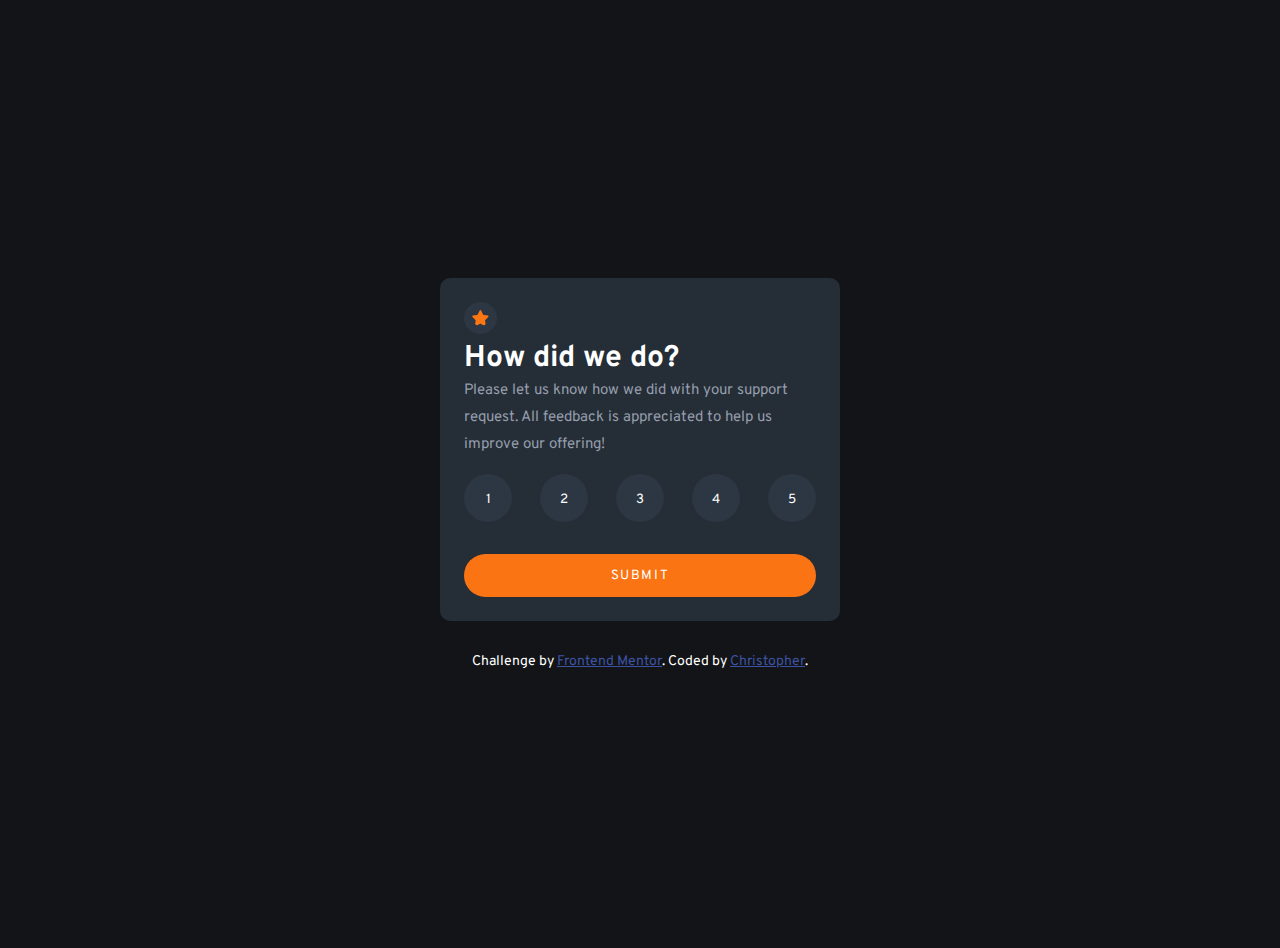
<file: interactive-rating-component-main/index.html>
<!DOCTYPE html>
<html lang="en">
  <head>
    <meta charset="UTF-8" />
    <meta name="viewport" content="width=device-width, initial-scale=1.0" />
    <!-- displays site properly based on user's device -->

    <link
      rel="icon"
      type="image/png"
      sizes="32x32"
      href="./images/favicon-32x32.png"
    />

    <title>Frontend Mentor | Interactive rating component</title>

    <link rel="stylesheet" href="style.css" />
  </head>
  <body>
    <!-- Rating state start -->

    <div class="main-container">
      <img src="./images/icon-star.svg" alt="" srcset="" />
      <h1>How did we do?</h1>
      <p>
        Please let us know how we did with your support request. All feedback is
        appreciated to help us improve our offering!
      </p>

      <ul>
        <li><button class="btn">1</button></li>
        <li><button class="btn">2</button></li>
        <li><button class="btn">3</button></li>
        <li><button class="btn">4</button></li>
        <li><button class="btn">5</button></li>
      </ul>

      <button class="btn-submit" id="submit">Submit</button>
    </div>

    <!-- Rating state end -->

    <!-- Thank you state start -->

    <div class="thank-you hidden">
      <img src="./images/illustration-thank-you.svg" alt="" srcset="" />
      <p class="gray">
        You selected
        <span id="rating">5</span>
        out of 5
      </p>
      <h2>Thank you!</h2>
      <p>
        We appreciate you taking the time to give a rating. If you ever need
        more support, don’t hesitate to get in touch!
      </p>
      <button class="btn-submit" id="rate-again">Rate Again</button>
    </div>

    <!-- Thank you state end -->

    <div class="attribution">
      Challenge by
      <a href="https://www.frontendmentor.io?ref=challenge" target="_blank"
        >Frontend Mentor</a
      >. Coded by
      <a href="https://www.frontendmentor.io/profile/christopherjoyjayakumari"
        >Christopher</a
      >.
    </div>
    <script src="index.js"></script>
  </body>
</html>
</file>
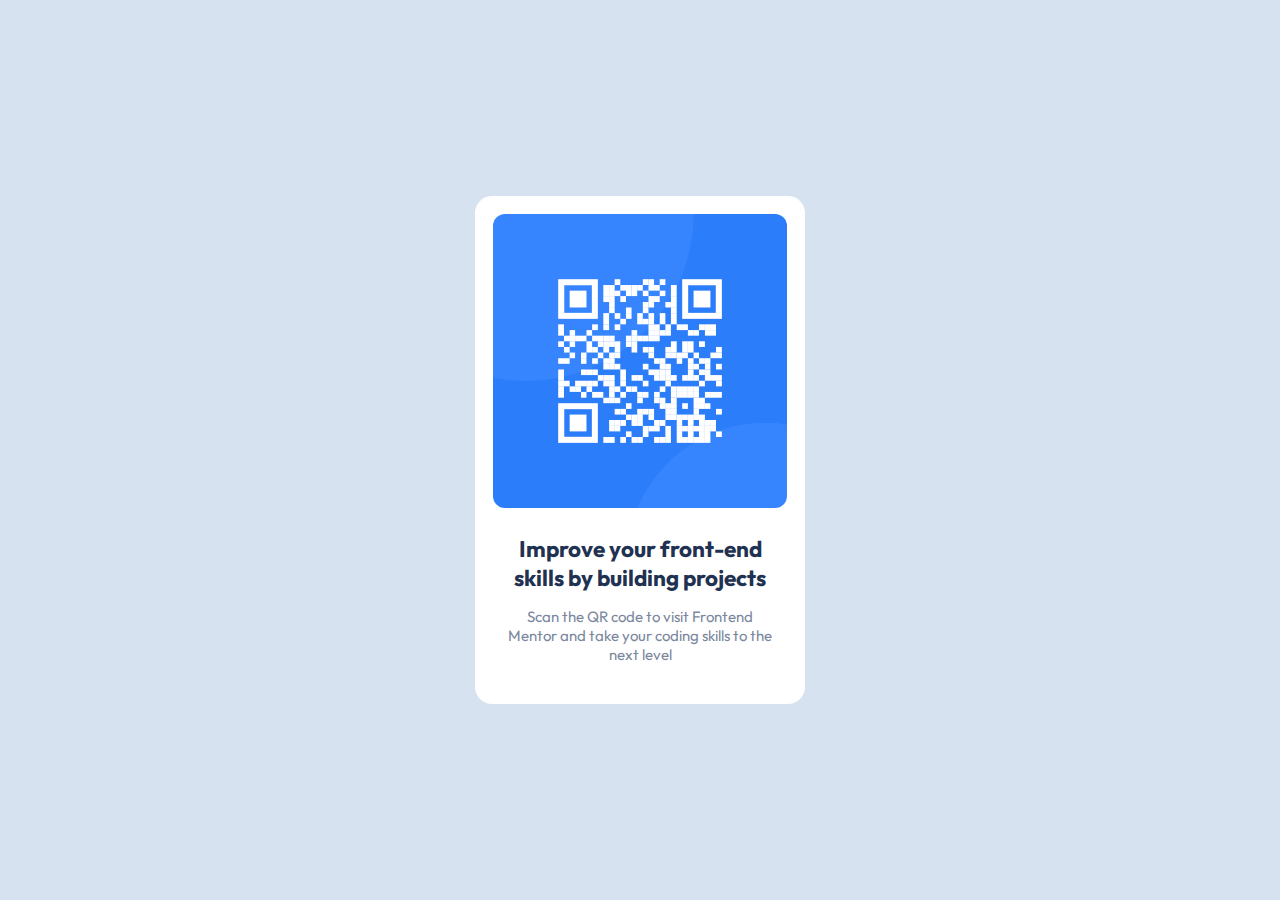
<file: qr-code-component-main/index.html>
<!DOCTYPE html>
<html lang="en">

<head>
  <meta charset="UTF-8">
  <meta name="viewport" content="width=device-width, initial-scale=1.0">
  <!-- displays site properly based on user's device -->

  <link rel="icon" type="image/png" sizes="32x32" href="./images/favicon-32x32.png">

  <title>Frontend Mentor | QR code component</title>

  <link rel="stylesheet" href="style.css">
</head>

<body>
  <div class="container">
    <div class="card">
      <img src="images/image-qr-code.png" alt="">
      <div class="text">
        <h2>
          Improve your front-end skills by building projects
        </h2>
        <p>
          Scan the QR code to visit Frontend Mentor and take your coding skills to the next level
        </p>
      </div>
    </div>
  </div>
</body>

</html>
</file>
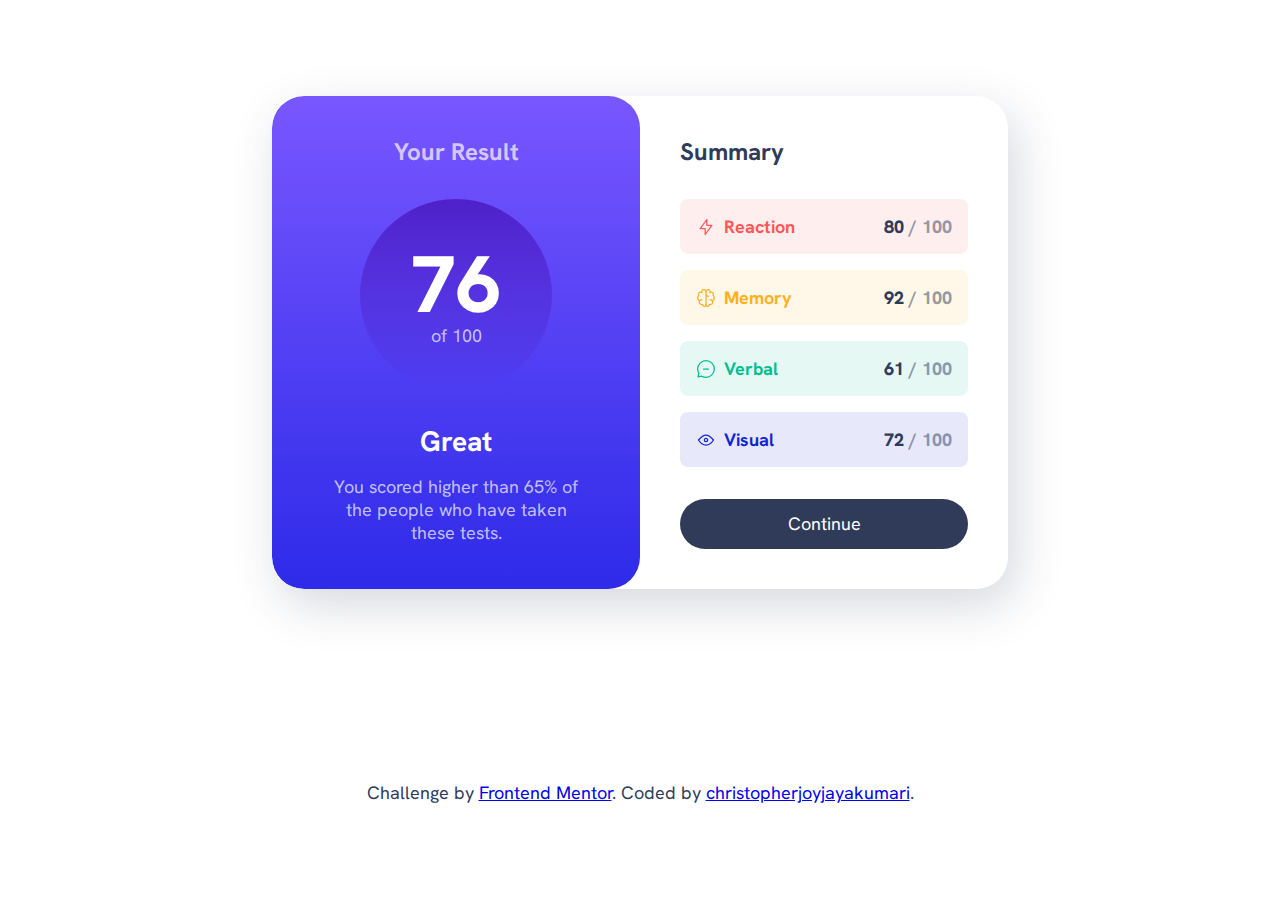
<file: results-summary-component-main/index.html>
<!DOCTYPE html>
<html lang="en">
<head>
  <meta charset="UTF-8">
  <meta name="viewport" content="width=device-width, initial-scale=1.0"> <!-- displays site properly based on user's device -->

  <link rel="icon" type="image/png" sizes="32x32" href="./assets/images/favicon-32x32.png">
  
  <title>Frontend Mentor | Results summary component</title>
  <link rel="stylesheet" href="style.css">
</head>

<body>

  <main>

    <div class="result-summary">










      <div class="results grid-flow" data-spacing="large">

        <h1 class="section-title">Your Result</h1>
        <p class="result-score"><span>76</span> of 100</p>

        <div class="grid-flow">
          <p class="result-rank">Great</p>
          <p>You scored higher than 65% of the people who have taken these tests.</p>
        </div>

      </div>










      <div class="summary grid-flow" data-spacing="large">

        <h2 class="section-title">Summary</h2>

        <div class="grid-flow">
          <div class="summary-item" data-item-type="accent-1">
            <div class="flex-group">
              <svg class="summary-icon" xmlns="http://www.w3.org/2000/svg" width="20" height="20" fill="none"
                viewBox="0 0 20 20">
                <path stroke-linecap="round" stroke-linejoin="round" stroke-width="1.25"
                  d="M10.833 8.333V2.5l-6.666 9.167h5V17.5l6.666-9.167h-5Z" />
              </svg>
              <h3 class="summary-item-title">Reaction</h3>
            </div>
            <p class="summary-score"><span>80</span> / 100</p>
          </div>
          <div class="summary-item" data-item-type="accent-2">
            <div class="flex-group">
              <svg class="summary-icon" xmlns="http://www.w3.org/2000/svg" width="20" height="20" fill="none"
                viewBox="0 0 20 20">
                <path stroke-linecap="round" stroke-linejoin="round" stroke-width="1.25"
                  d="M5.833 11.667a2.5 2.5 0 1 0 .834 4.858" />
                <path stroke-linecap="round" stroke-linejoin="round" stroke-width="1.25"
                  d="M3.553 13.004a3.333 3.333 0 0 1-.728-5.53m.025-.067a2.083 2.083 0 0 1 2.983-2.824m.199.054A2.083 2.083 0 1 1 10 3.75v12.917a1.667 1.667 0 0 1-3.333 0M10 5.833a2.5 2.5 0 0 0 2.5 2.5m1.667 3.334a2.5 2.5 0 1 1-.834 4.858" />
                <path stroke-linecap="round" stroke-linejoin="round" stroke-width="1.25"
                  d="M16.447 13.004a3.334 3.334 0 0 0 .728-5.53m-.025-.067a2.083 2.083 0 0 0-2.983-2.824M10 3.75a2.085 2.085 0 0 1 2.538-2.033 2.084 2.084 0 0 1 1.43 2.92m-.635 12.03a1.667 1.667 0 0 1-3.333 0" />
              </svg>
              <h3 class="summary-item-title">Memory</h3>
            </div>
            <p class="summary-score"><span>92</span> / 100</p>
          </div>
          <div class="summary-item" data-item-type="accent-3">
            <div class="flex-group">
              <svg class="summary-icon" xmlns="http://www.w3.org/2000/svg" width="20" height="20" fill="none"
                viewBox="0 0 20 20">
                <path stroke-linecap="round" stroke-linejoin="round" stroke-width="1.25"
                  d="M7.5 10h5M10 18.333A8.333 8.333 0 1 0 1.667 10c0 1.518.406 2.942 1.115 4.167l-.699 3.75 3.75-.699A8.295 8.295 0 0 0 10 18.333Z" />
              </svg>
              <h3 class="summary-item-title">Verbal</h3>
            </div>
            <p class="summary-score"><span>61</span> / 100</p>
          </div>
          <div class="summary-item" data-item-type="accent-4">
            <div class="flex-group">
              <svg class="summary-icon" xmlns="http://www.w3.org/2000/svg" width="20" height="20" fill="none"
                viewBox="0 0 20 20">
                <path stroke-linecap="round" stroke-linejoin="round" stroke-width="1.25"
                  d="M10 11.667a1.667 1.667 0 1 0 0-3.334 1.667 1.667 0 0 0 0 3.334Z" />
                <path stroke-linecap="round" stroke-linejoin="round" stroke-width="1.25"
                  d="M17.5 10c-1.574 2.492-4.402 5-7.5 5s-5.926-2.508-7.5-5C4.416 7.632 6.66 5 10 5s5.584 2.632 7.5 5Z" />
              </svg>
              <h3 class="summary-item-title">Visual</h3>
            </div>
            <p class="summary-score"><span>72</span> / 100</p>
          </div>
        </div>

        <button class="button">Continue</button>


      </div>

    </div>

  </main>

  <div class="attribution">
    Challenge by <a href="https://www.frontendmentor.io?ref=challenge" target="_blank">Frontend Mentor</a>.
    Coded by <a href="https://github.com/christopherjoyjayakumari">christopherjoyjayakumari</a>.
  </div>

</body>

</html>
</file>
<file: interactive-rating-component-main/style.css>
@import url("https://fonts.googleapis.com/css2?family=Libre+Baskerville:wght@400;700&family=Open+Sans&family=Outfit:wght@400;700&family=Overpass:wght@400;700&family=REM&family=Source+Code+Pro:wght@400;700&display=swap");

* {
  margin: 0;
  padding: 0;
  box-sizing: border-box;
}
body {
  font-family: "Overpass", sans-serif;
  font-size: 15px;
  background-color: hsl(216, 12%, 8%);
  margin: 1.5rem;
  display: flex;
  flex-direction: column;
  align-items: center;
  justify-content: center;
  min-height: 100vh;
}

button {
  font-family: inherit;
}

p {
  line-height: 1.8;
}

.main-container {
  background-color: hsl(213, 19%, 18%);
  padding: 1.5rem;
  border-radius: 0.625rem;
  max-width: 400px;
}
.thank-you {
  background-color: hsl(213, 19%, 18%);
  padding: 1.5rem;
  border-radius: 0.625rem;
  max-width: 400px;
}

.main-container img {
  background-color: hsl(213, 20%, 22%);
  padding: 0.5rem;
  border-radius: 50%;
}
.main-container h1 {
  color: #fff;
  margin: 2rem 0 1 rem;
}
.main-container p {
  color: hsl(217, 12%, 63%);
  margin-bottom: 1rem;
}
.main-container ul {
  list-style: none;
  display: flex;
  flex-wrap: wrap;
  align-items: center;
  justify-content: space-between;
  margin-bottom: 2rem;
}
.main-container ul li button {
  width: 3rem;
  height: 3rem;
  border: none;
  background-color: hsl(213, 20%, 22%);
  color: #fff;
  padding-top: 0.2rem;
  border-radius: 50%;
  cursor: pointer;
  transition: 0.3s;
}
.main-container ul li button:hover {
  background-color: hsl(25, 97%, 53%);
}
.main-container ul li button:focus {
  background-color: hsl(217, 12%, 63%);
}

.btn-submit {
  background-color: hsl(25, 97%, 53%);
  color: #fff;
  width: 100%;
  padding: 0.8rem 0.6rem;
  border: none;
  border-radius: 30px;
  text-transform: uppercase;
  letter-spacing: 0.1rem;
  cursor: pointer;
  transition: 0.3s;
}

.btn-submit:hover {
  background-color: #fff;
  color: hsl(25, 97%, 53%);
}
.thank-you {
  display: flex;
  flex-direction: column;
  align-items: center;
  justify-content: center;
  text-align: center;
}
.thank-you img {
  display: block;
  margin: 0 auto 2rem;
}

.thank-you p.gray {
  font-size: 0.9rem;
  background-color: hsl(213, 20%, 22%);
  color: hsl(25, 97%, 53%);
  border-radius: 30px;
  padding: 0.2rem 0.5rem 0;
  margin-bottom: 2rem;
}

.thank-you h2 {
  color: #fff;
  margin-bottom: 1rem;
}
.thank-you p {
  color: hsl(217, 12%, 63%);
  margin-bottom: 2rem;
}

.hidden {
  display: none;
}
.attribution {
  font-size: 14px;
  text-align: center;
  color: #fff;
  margin-top: 2rem;
}
.attribution a {
  color: hsl(228, 45%, 44%);
}
</file>
<file: qr-code-component-main/style.css>
@import url('https://fonts.googleapis.com/css2?family=Open+Sans&family=Outfit:wght@400;700&display=swap');

* {
    margin: 0%;
    padding: 0%;
}

body {
    font-family: 'Open Sans', sans-serif;
    font-family: 'Outfit', sans-serif;
    background-color: hsl(212, 45%, 89%);
    min-height: 100vh;
    display: flex;
    align-items: center;
    font-size: 15px;
}

.container {
    max-width: 360px;
    margin: 0 auto;
}

.card {
    background-color: hsl(0, 0%, 100%);
    padding: 18px;
    border-radius: 17px;
    text-align: center;
    margin: 0 1em;
}

.card img {
    width: 100%;
    border-radius: 12px;
}

.text{
    padding: 22px  10px;
}
.text h2{
    color: hsl(218, 44%, 22%);
    padding-bottom: 15px;
}
.text p{
    color: hsl(220, 15%, 55%);

}
</file>
<file: results-summary-component-main/style.css>
@font-face {
    font-family: 'HankenGrotesk';
    font-display: swap;
    font-weight: 100 900;
    src: url('assets/fonts/HankenGrotesk-VariableFont_wght.ttf') format('truetype');
}

:root {
    --clr-primary-hsl-400: 252, 100%, 67%;
    --clr-primary-hsl-500: 256, 72%, 46%;
    --clr-secondary-hsl-400: 241, 81%, 54%;
    --clr-secondary-hsl-500: 241, 72%, 46%;

    --clr-neutral-hsl-100: 0, 0%, 100%;
    --clr-neutral-hsl-200: 221, 100%, 96%;
    --clr-neutral-hsl-300: 241, 100%, 89%;
    --clr-neutral-hsl-700: 224, 30%, 27%;

    --clr-neutral-100: hsl(var(--clr-neutral-hsl-100));
    --clr-neutral-200: hsl(var(--clr-neutral-hsl-200));
    --clr-neutral-300: hsl(var(--clr-neutral-hsl-300));
    --clr-neutral-700: hsl(var(--clr-neutral-hsl-700));


    --clr-primary-400: hsl(var(--clr-primary-hsl-400));
    --clr-primary-500: hsla(var(--clr-primary-hsl-500));
    --clr-secondary-400: hsl(var(--clr-secondary-hsl-400));

    --gradient-primary: linear-gradient(var(--clr-primary-400),
            var(--clr-secondary-400));

    --gradient-to-transparent: linear-gradient(var(--clr-primary-500),
            hsl(var(--clr-secondary-hsl-500), 0));

    --clr-accent-1: 0, 100%, 67%;
    --clr-accent-2: 39, 100%, 56%;
    --clr-accent-3: 166, 100%, 37%;
    --clr-accent-4: 234, 85%, 45%;

    --font-family-default: 'HankenGrotesk', sans-serif;

    --fw-regular: 500;
    --fw-bold: 700;
    --fw-black: 800;

    --fs-400: 1.125rem;
    --fs-500: 1.25rem;
    --fs-600: 1.5rem;
    --fs-700: 1.75rem;
    --fs-800: 2rem;
    --fs-900: 5rem;
}

*,
*::before,
*::after {
    box-sizing: border-box;
}

* {
    margin: 0;
    font: inherit;
}

img,
svg {
    display: block;
    max-width: 100%;
}

body {
    font-family: var(--font-family-default);
    font-size: var(--fs-400);
    color: var(--clr-neutral-700);
}

@media (min-width: 600px) {
    body {
        min-height: 100vh;
        display: grid;
        place-items: center;
    }
}

.flex-group {
    display: flex;
    align-items: center;
    gap: .5rem;
    flex-wrap: wrap;
}

.grid-flow {
    display: grid;
    align-content: start;
    gap: 1rem;
}

.grid-flow[data-spacing="large"] {
    gap: 2rem;
}

.section-title {
    font-weight: var(--fw-bold);
    font-size: var(--fs-600);
}

.button {
    color: var(--clr-neutral-100);
    line-height: 1;
    background: var(--clr-neutral-700);
    padding: 1rem 2rem;
    border: 0;
    border-radius: 100vw;
    cursor: pointer;
}

.button:hover,
.button:focus-visible {
    background: var(--gradient-primary);
}

.result-summary {
    --padding: 2.5rem;
    --border-radius: 2rem;

    max-width: 46rem;
    display: grid;
}

@media (min-width: 600px) {
    .result-summary {
        margin-inline: 1rem;
        grid-template-columns: 1fr 1fr;
        border-radius: var(--border-radius);
        overflow: hidden;
        box-shadow: .5rem 1rem 3rem hsl(var(--clr-neutral-hsl-700), .2);
    }
}

.results {
    color: hsl(var(--clr-neutral-hsl-100), .7);
    text-align: center;
    padding:
        var(--padding) calc(var(--padding) * 1.5);
    background: var(--gradient-primary);
    border-radius:
        0 0 var(--border-radius) var(--border-radius);
}

@media (min-width: 600px) {
    .results {
        border-radius: var(--border-radius);
    }
}

.result-score {
    display: grid;
    place-content: center;
    width: 12rem;
    margin-inline: auto;
    background: var(--gradient-to-transparent);
    aspect-ratio: 1 / 1;
    border-radius: 50%;
}

.result-score span {
    display: block;
    font-size: var(--fs-900);
    font-weight: var(--fw-black);
    line-height: 1;
    color: var(--clr-neutral-100);
}

.result-rank {
    color: var(--clr-neutral-100);
    font-size: var(--fs-700);
    font-weight: var(--fw-bold);
}

.summary {
    padding: var(--padding);
}

.summary-item {
    display: flex;
    justify-content: space-between;
    align-items: center;
    padding: 1rem;
    border-radius: .5rem;
    background-color: hsl(var(--item-color), .1);
}

.summary-item svg {
    stroke: hsl(var(--item-color));
}

.summary-item-title {
    color: hsl(var(--item-color));
    font-weight: var(--fw-bold);
}

.summary-item[data-item-type="accent-1"] {
    --item-color: var(--clr-accent-1);
}

.summary-item[data-item-type="accent-2"] {
    --item-color: var(--clr-accent-2);
}

.summary-item[data-item-type="accent-3"] {
    --item-color: var(--clr-accent-3);
}

.summary-item[data-item-type="accent-4"] {
    --item-color: var(--clr-accent-4);
}

.summary-score {
    font-weight: var(--fw-black);
    color: hsl(var(--clr-neutral-hsl-700), .5);
}

.summary-score span {
    color: var(--clr-neutral-700);
}
</file>
